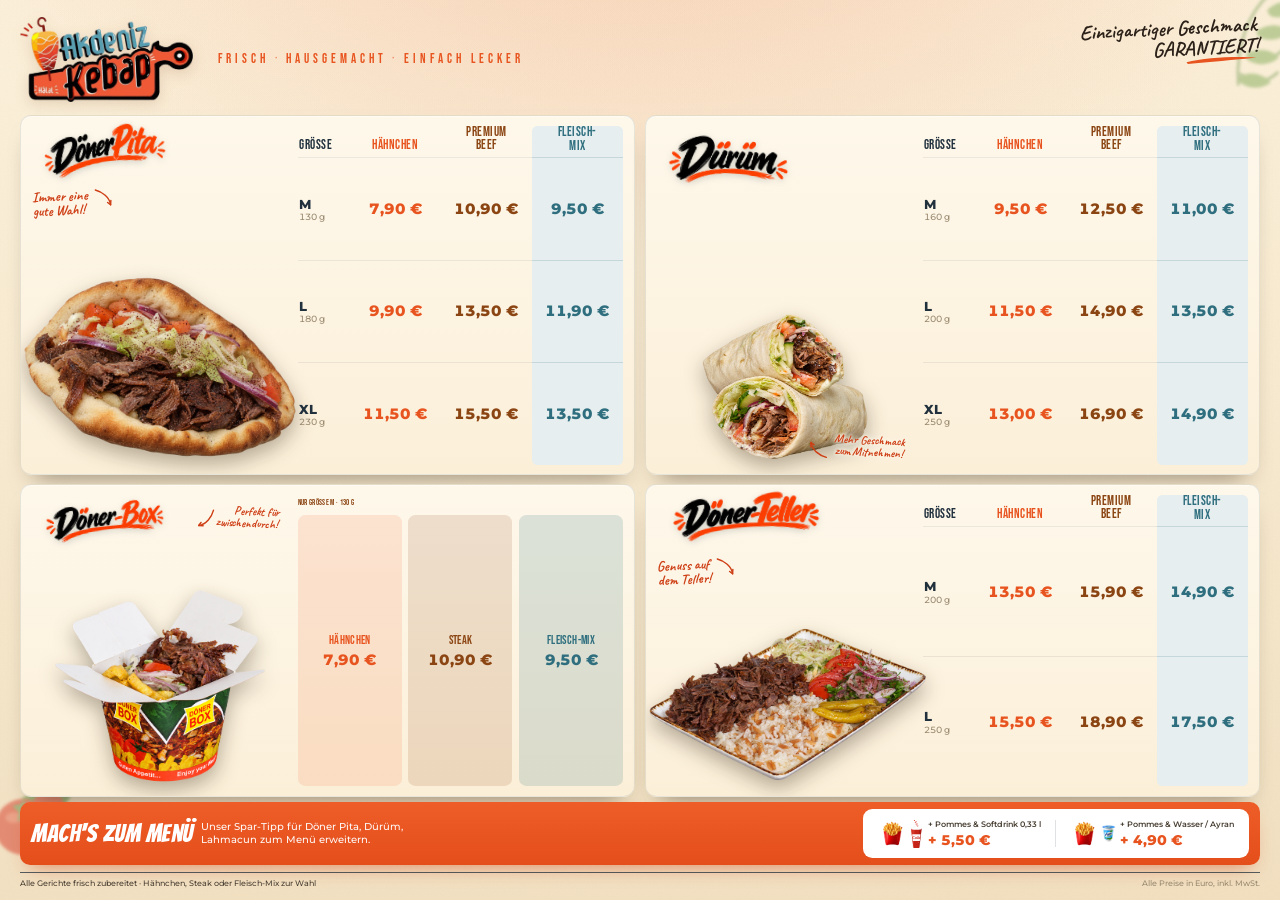
<file: index.html>
<!doctype html>
<html lang="de">
<head>
<meta charset="utf-8">
<meta name="viewport" content="width=device-width, initial-scale=1">
<title>Akdeniz Kebap — Speisekarte 1</title>
<link rel="preconnect" href="https://fonts.googleapis.com">
<link rel="preconnect" href="https://fonts.gstatic.com" crossorigin>
<link rel="stylesheet" href="menu.css">
<script src="https://identity.netlify.com/v1/netlify-identity-widget.js"></script>
</head>
<body data-page="seite1">
<div class="stage">
  <div class="board" id="board"></div>
</div>
<script src="menu.js"></script>
<script>
  if (window.netlifyIdentity) {
    window.netlifyIdentity.on("init", function (user) {
      if (!user) {
        window.netlifyIdentity.on("login", function () {
          document.location.href = "/admin/";
        });
      }
    });
  }
</script>
</body>
</html>
</file>
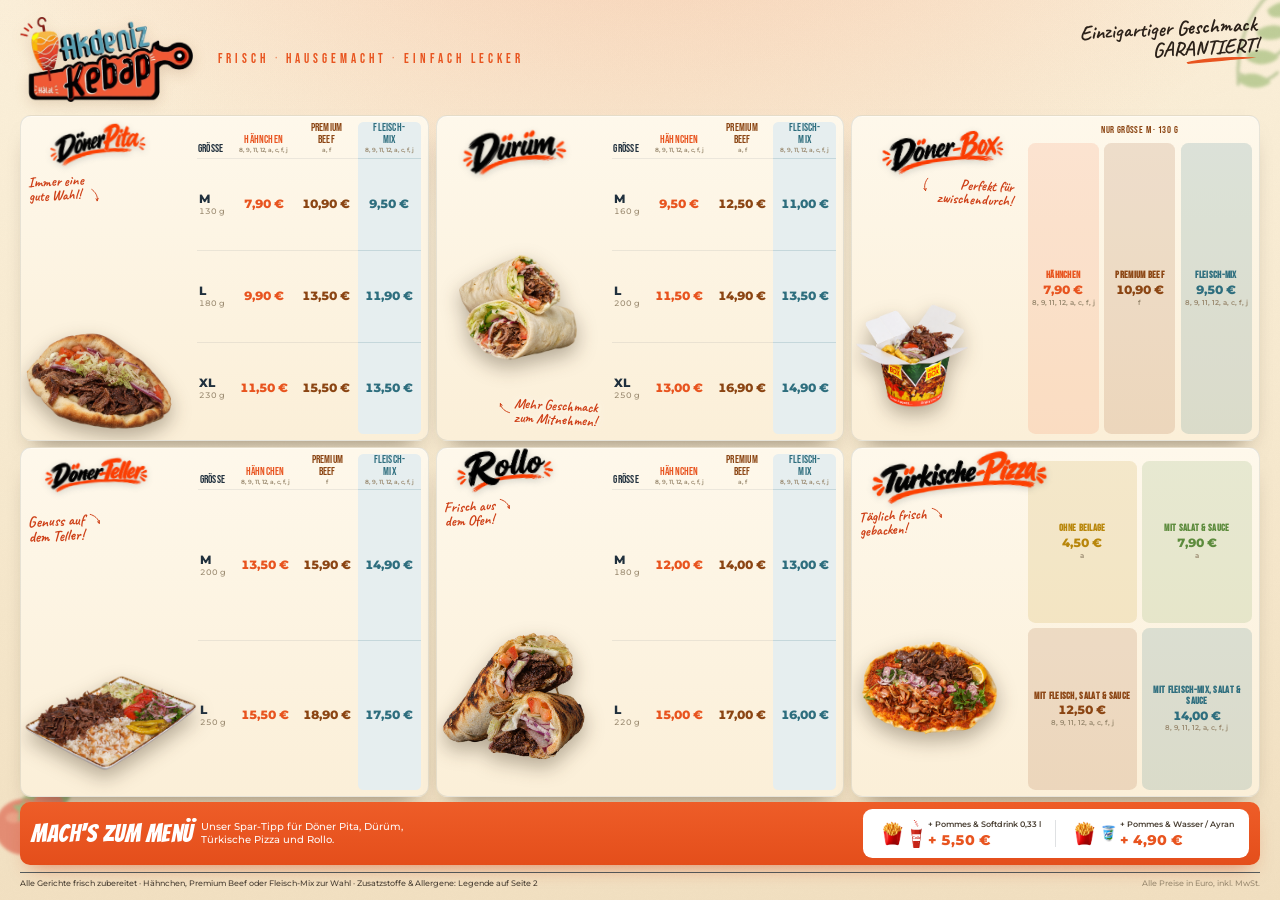
<file: findorff/index.html>
<!doctype html>
<html lang="de">
<head>
<meta charset="utf-8">
<meta name="viewport" content="width=device-width, initial-scale=1">
<title>Akdeniz Kebap Findorff — Speisekarte 1</title>
<link rel="preconnect" href="https://fonts.googleapis.com">
<link rel="preconnect" href="https://fonts.gstatic.com" crossorigin>
<link rel="stylesheet" href="../menu.css">
</head>
<body data-page="seite1" data-source="../content/findorff.json" data-img-base="../img/" data-layout="six">
<div class="stage">
  <div class="board" id="board"></div>
</div>
<script src="../menu.js"></script>
</body>
</html>
</file>
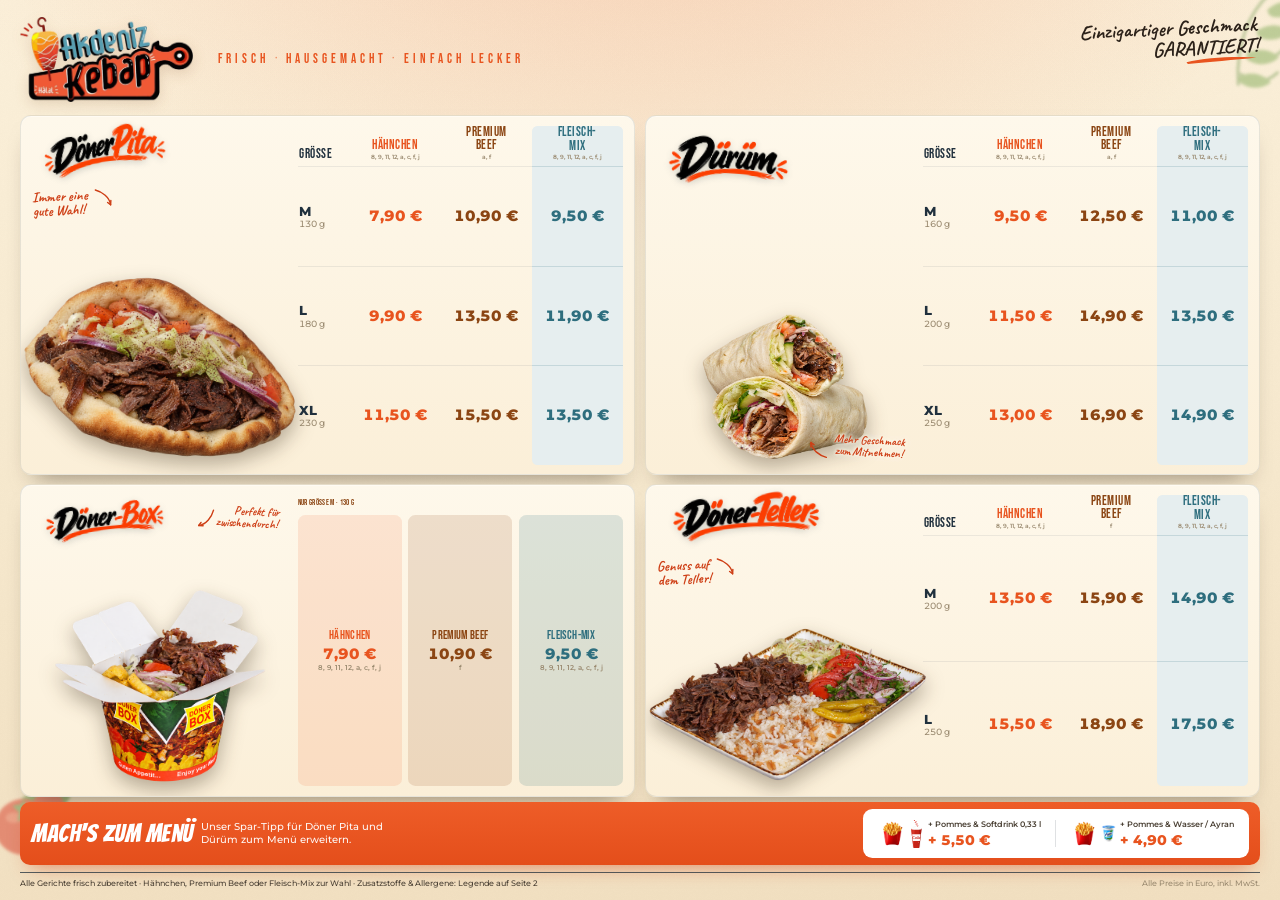
<file: stuhr/index.html>
<!doctype html>
<html lang="de">
<head>
<meta charset="utf-8">
<meta name="viewport" content="width=device-width, initial-scale=1">
<title>Akdeniz Kebap Marktkauf Stuhr — Speisekarte 1</title>
<link rel="preconnect" href="https://fonts.googleapis.com">
<link rel="preconnect" href="https://fonts.gstatic.com" crossorigin>
<link rel="stylesheet" href="../menu.css">
</head>
<body data-page="seite1" data-source="../content/stuhr.json" data-img-base="../img/">
<div class="stage">
  <div class="board" id="board"></div>
</div>
<script src="../menu.js"></script>
</body>
</html>
</file>
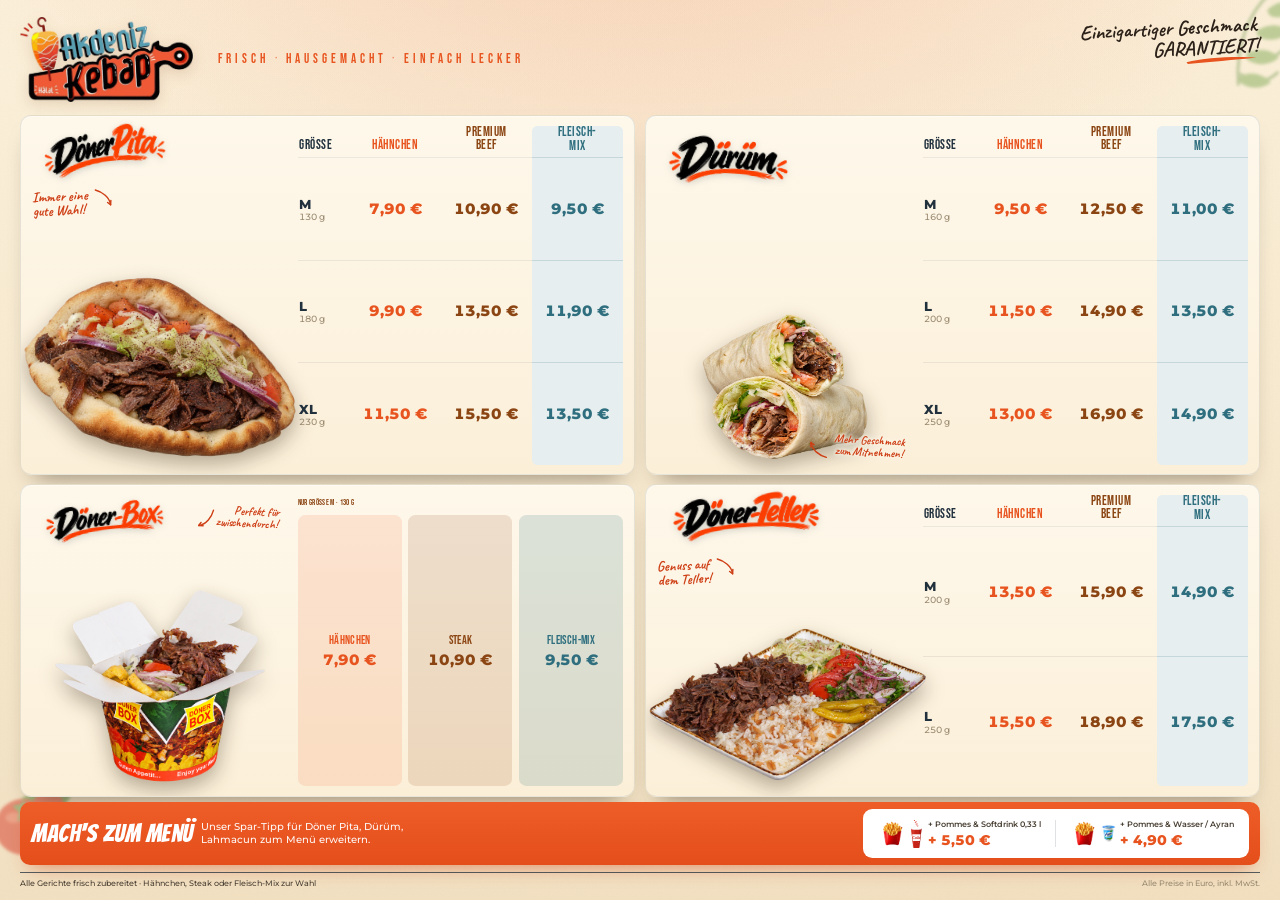
<file: seite-1.html>
<!doctype html>
<html lang="de">
<head>
<meta charset="utf-8">
<meta name="viewport" content="width=device-width, initial-scale=1">
<title>Akdeniz Kebap — Speisekarte 1</title>
<link rel="preconnect" href="https://fonts.googleapis.com">
<link rel="preconnect" href="https://fonts.gstatic.com" crossorigin>
<link rel="stylesheet" href="menu.css">
</head>
<body data-page="seite1">
<div class="stage">
  <div class="board" id="board"></div>
</div>
<script src="menu.js"></script>
</body>
</html>
</file>
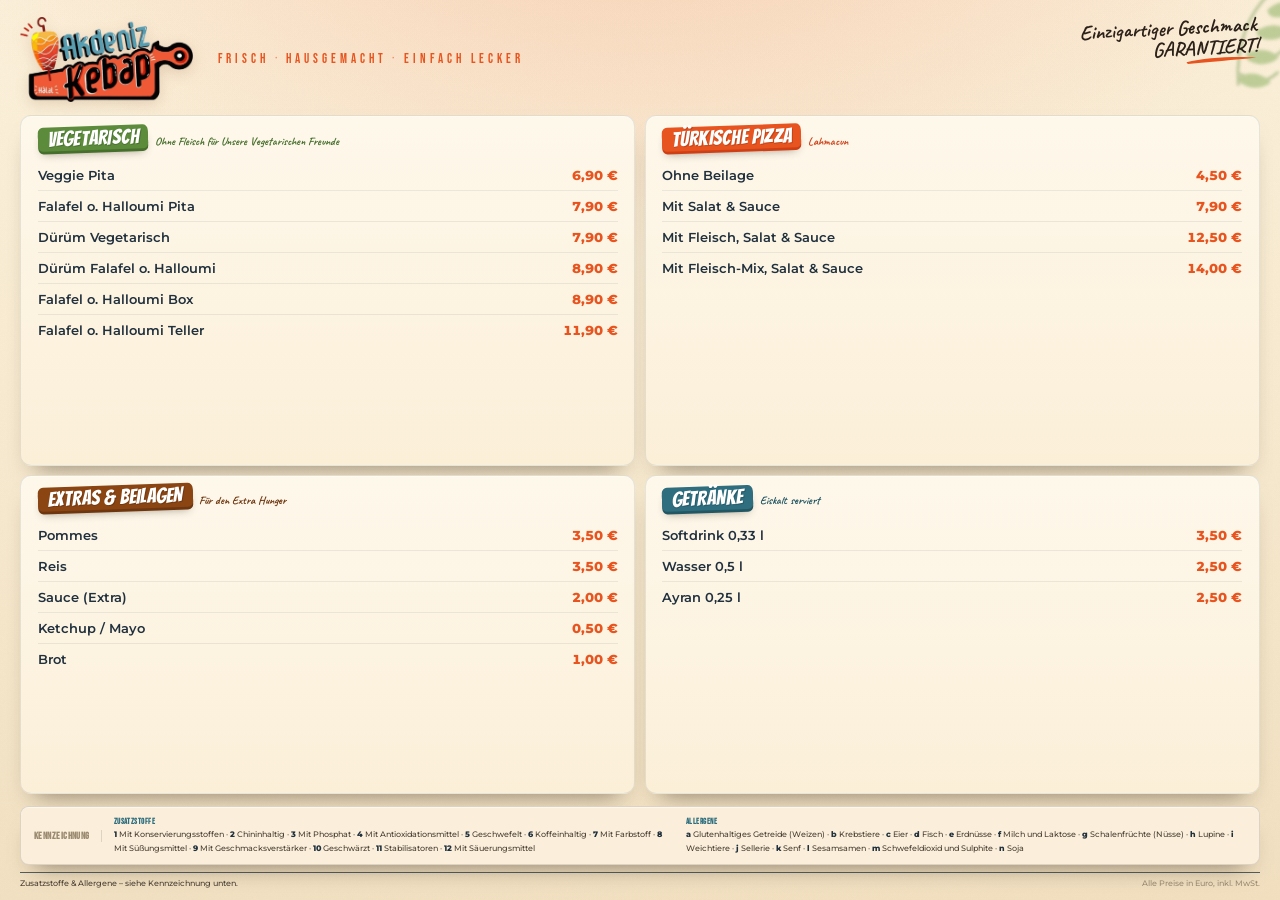
<file: seite-2.html>
<!doctype html>
<html lang="de">
<head>
<meta charset="utf-8">
<meta name="viewport" content="width=device-width, initial-scale=1">
<title>Akdeniz Kebap — Speisekarte 2</title>
<link rel="preconnect" href="https://fonts.googleapis.com">
<link rel="preconnect" href="https://fonts.gstatic.com" crossorigin>
<link rel="stylesheet" href="menu.css">
</head>
<body data-page="seite2">
<div class="stage">
  <div class="board" id="board"></div>
</div>
<script src="menu.js"></script>
</body>
</html>
</file>
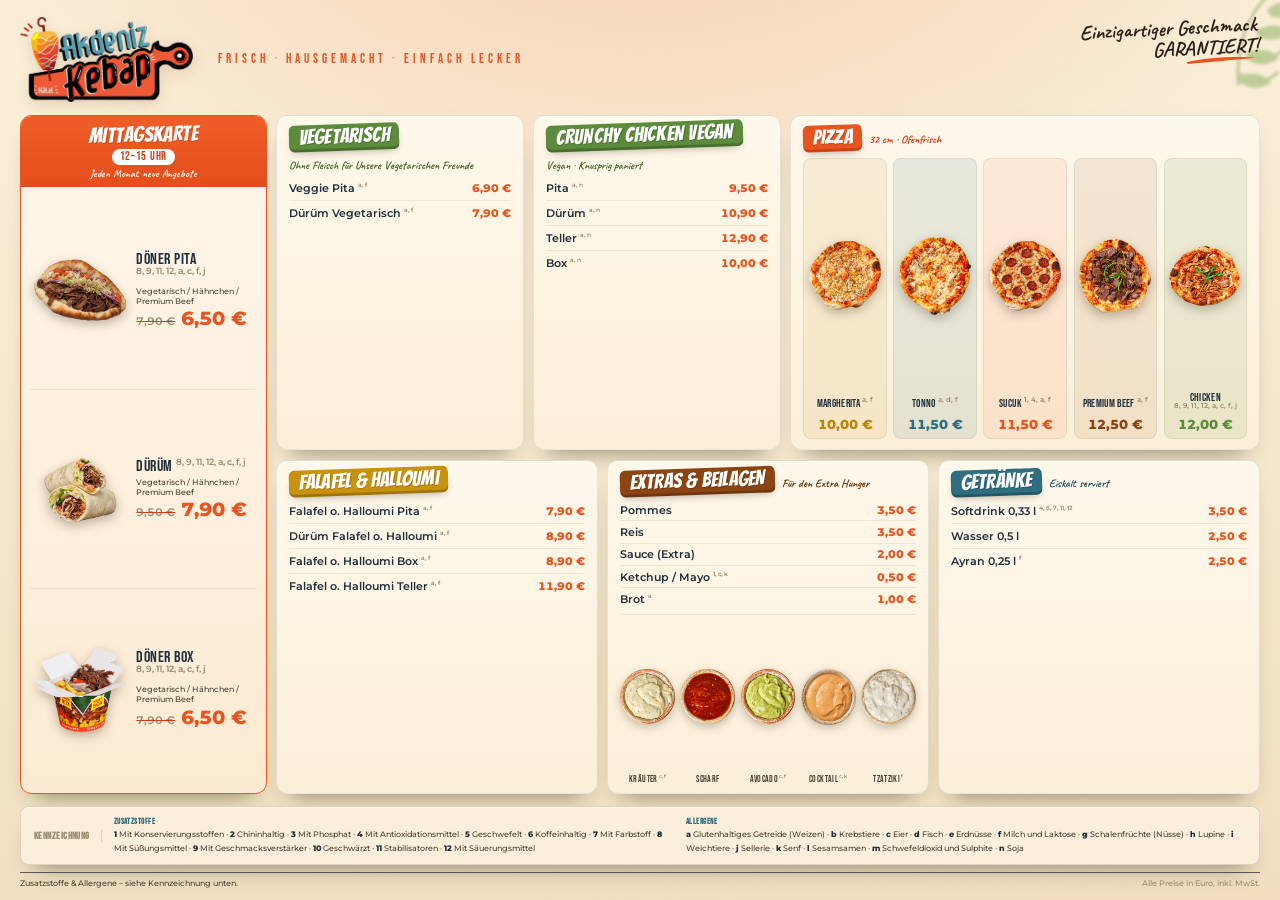
<file: findorff/seite-2.html>
<!doctype html>
<html lang="de">
<head>
<meta charset="utf-8">
<meta name="viewport" content="width=device-width, initial-scale=1">
<title>Akdeniz Kebap Findorff — Speisekarte 2</title>
<link rel="preconnect" href="https://fonts.googleapis.com">
<link rel="preconnect" href="https://fonts.gstatic.com" crossorigin>
<link rel="stylesheet" href="../menu.css">
</head>
<body data-page="seite2" data-source="../content/findorff.json" data-img-base="../img/">
<div class="stage">
  <div class="board" id="board"></div>
</div>
<script src="../menu.js"></script>
</body>
</html>
</file>
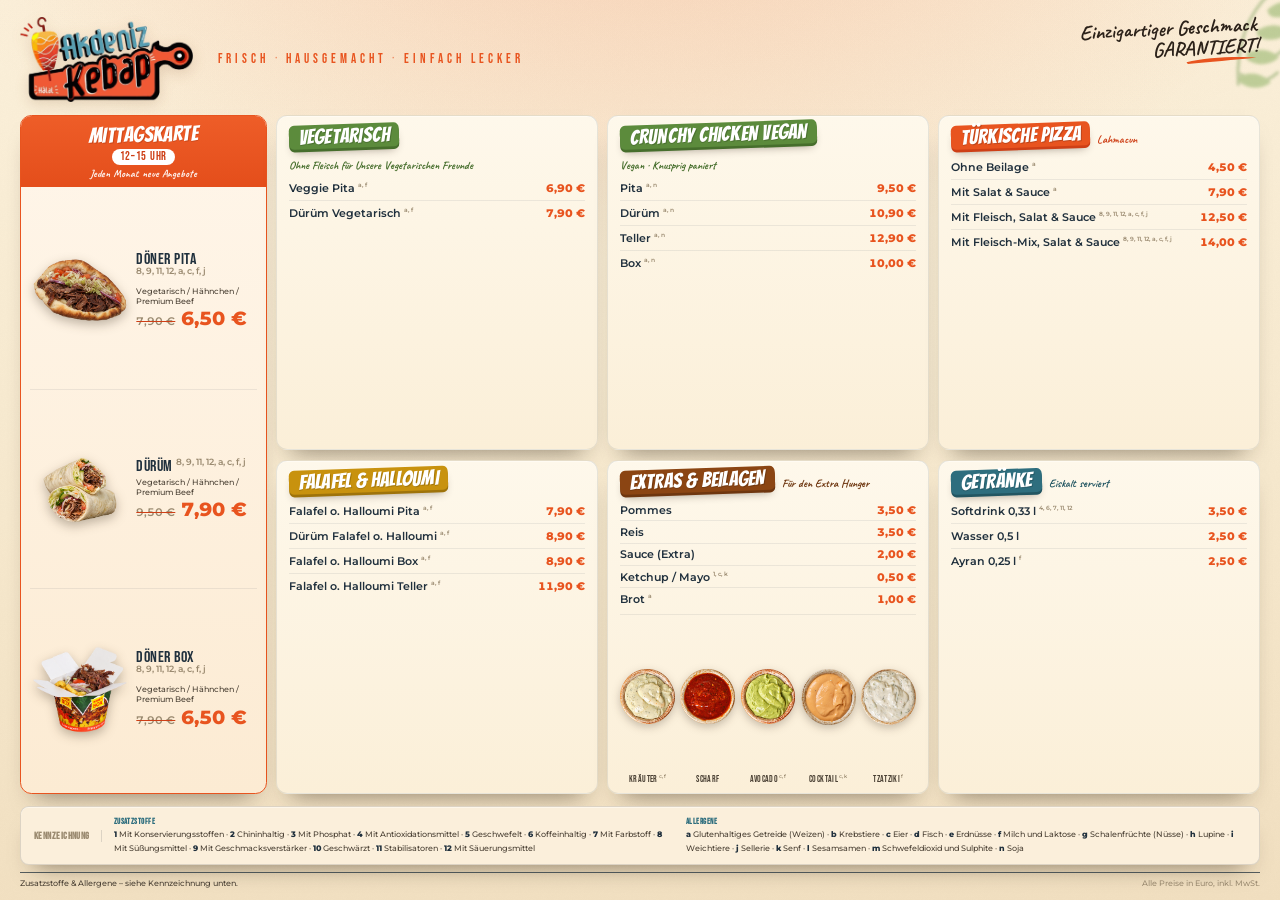
<file: stuhr/seite-2.html>
<!doctype html>
<html lang="de">
<head>
<meta charset="utf-8">
<meta name="viewport" content="width=device-width, initial-scale=1">
<title>Akdeniz Kebap Marktkauf Stuhr — Speisekarte 2</title>
<link rel="preconnect" href="https://fonts.googleapis.com">
<link rel="preconnect" href="https://fonts.gstatic.com" crossorigin>
<link rel="stylesheet" href="../menu.css">
</head>
<body data-page="seite2" data-source="../content/stuhr.json" data-img-base="../img/">
<div class="stage">
  <div class="board" id="board"></div>
</div>
<script src="../menu.js"></script>
</body>
</html>
</file>
<file: menu.css>
/* ================================================================
   Akdeniz Kebap – digitale Speisekarte (Querformat / 16:9 TV)
   Nachbau der Design-Referenz (ChatGPT-Board vom 09.09.).
   Füllt jeden Landscape-Bildschirm, skaliert komplett über rem.
   ----------------------------------------------------------------
   Schriften (zentral umstellbar, siehe :root):
     --f-display  große Karten-Titel / "Mach's zum Menü"  -> Bangers
                  Alternativen: 'Permanent Marker', 'Londrina Solid'
     --f-head     Tagline, Untertitel, Tabellenköpfe       -> Anton
                  Alternative: 'Bebas Neue'
     --f-price    ALLE Preise                              -> Montserrat 800
                  Alternative: 'Poppins', 700
     --f-body     Beschreibungen / Fließtext              -> Montserrat
                  Alternative: 'Poppins'
     --f-script   handschriftliche Notizen / Badge         -> Caveat
   ================================================================ */

@import url("https://fonts.googleapis.com/css2?family=Anton&family=Bangers&family=Bebas+Neue&family=Caveat:wght@600;700&family=Londrina+Solid:wght@400;900&family=Montserrat:wght@400;500;600;700;800&family=Permanent+Marker&family=Poppins:wght@400;500;600;700&display=swap");

:root{
  --f-display:'Bangers','Impact',system-ui,sans-serif;
  --f-head:'Bebas Neue','Anton','Arial Narrow',sans-serif;
  --f-price:'Montserrat',system-ui,sans-serif;
  --f-price-w:800;
  --f-body:'Montserrat','Segoe UI',system-ui,sans-serif;
  --f-script:'Caveat','Segoe Script',cursive;

  --cream:      #F7EAD2;
  --cream-lo:   #F2E1C3;
  --card:       #FDF6E7;
  --card-lo:    #FBEFDB;
  --ink:        #20303D;   /* dunkles Petrol-Navy für Titel */
  --ink-soft:   #4A4034;
  --flame:      #E8541F;
  --flame-deep: #CE3F16;
  --flame-light:#F7A85B;
  --teal:       #2E6E7E;
  --teal-tint:  #E6EEEF;
  --steak:      #8B4513;
  --herb:       #5C8B3C;
  --gold:       #B8860B;
  --muted:      #9A8A70;
  --line:       rgba(32,48,61,.14);
  --line-soft:  rgba(32,48,61,.08);
}

*{box-sizing:border-box;margin:0;padding:0}

/* 1rem = 1/384 der Breite bzw. 1/216 der Höhe – was kleiner ist.
   Bei exakt 16:9 (jeder 4K-/FHD-TV) sind beide gleich -> randlose Füllung. */
html{
  font-size:min(calc(100vw / 384), calc(100vh / 216));
  background:var(--cream);
}
body{width:100%;height:100%;overflow:hidden;background:var(--cream)}
.stage{position:fixed;inset:0;overflow:hidden;background:var(--cream)}

.board{
  width:100%;height:100%;
  position:relative;overflow:hidden;
  padding:5rem 6rem 3.6rem;
  display:flex;flex-direction:column;
  color:var(--ink);
  font-family:var(--f-body);
  -webkit-font-smoothing:antialiased;
  background:
    radial-gradient(120% 80% at 50% -20%, rgba(232,84,31,.09) 0%, rgba(232,84,31,0) 55%),
    linear-gradient(178deg, #FBF0DA 0%, #F6E8CD 55%, #F1DFC0 100%);
}
.board::after{                     /* feines Papierkorn */
  content:"";position:absolute;inset:0;pointer-events:none;z-index:1;
  opacity:.5;mix-blend-mode:multiply;
  background-image:url("data:image/svg+xml,%3Csvg xmlns='http://www.w3.org/2000/svg' width='200' height='200'%3E%3Cfilter id='n'%3E%3CfeTurbulence type='fractalNoise' baseFrequency='0.9' numOctaves='2' stitchTiles='stitch'/%3E%3CfeColorMatrix type='saturate' values='0'/%3E%3C/filter%3E%3Crect width='100%25' height='100%25' filter='url(%23n)' opacity='0.04'/%3E%3C/svg%3E");
}
.board > *{position:relative;z-index:3}

/* ---------- Deko: Blätter oben rechts, Tomaten unten links ---------- */
.deco{position:absolute;z-index:2;pointer-events:none;filter:blur(.6px)}
.deco svg{display:block;width:100%;height:100%}
.deco{filter:blur(1.4px)}
.deco-leaves{top:-5rem;right:-5rem;width:40rem;height:40rem;opacity:.42;transform:rotate(8deg)}
.deco-tomato{left:-5rem;bottom:12rem;width:44rem;height:40rem;opacity:.5}
/* Seite 2: Kennzeichnung-Kachel sitzt genau in der Zone, in der die Tomaten-
   Deko sonst hervorlugt und die runden Ecken der Karten optisch stört ->
   auf Seite 2 ausgeblendet. */
body[data-page="seite2"] .deco-tomato{display:none}

/* ---------- Kopfzeile (auf Creme, kein dunkler Balken) ---------- */
.masthead{
  flex:none;
  display:flex;align-items:flex-start;justify-content:space-between;gap:5rem;
  padding-bottom:2.4rem;
}
.brand{flex:none}
.brand .logo{width:52rem;height:auto;display:block;filter:drop-shadow(0 1.2rem 2rem rgba(120,60,20,.16))}

.tagline{
  flex:1;align-self:center;
  font-family:var(--f-head);
  font-size:4rem;letter-spacing:.3em;text-transform:uppercase;
  color:var(--flame);white-space:nowrap;
  padding-left:2.5rem;
}
.tagline i{font-style:normal;color:var(--flame);opacity:.6;margin:0 1.6rem}

.badge{
  flex:none;position:relative;
  font-family:var(--f-script);font-weight:700;
  font-size:6.2rem;line-height:.98;text-align:right;
  color:#2B2119;transform:rotate(-3deg);
  padding:.4rem 1rem 2rem 0;
}
.badge-underline{position:absolute;right:1rem;bottom:-.2rem;width:22rem;height:2.4rem;color:var(--flame)}
.badge-underline svg{display:block;width:100%;height:100%}

/* ================================================================
   KARTEN-RASTER
   ================================================================ */
.grid{
  flex:1;min-height:0;
  display:flex;flex-wrap:wrap;gap:2.8rem;
  align-content:stretch;justify-content:center;
  padding:1.6rem 0;
}
.grid > .card{flex:1 1 calc(50% - 1.4rem);min-width:0}
.board{justify-content:flex-start}

.card{
  position:relative;
  background:linear-gradient(180deg,#FEF8EB,#FBEFD8);
  border:.15rem solid rgba(32,48,61,.1);
  border-radius:3.4rem;
  box-shadow:inset 0 .15rem 0 rgba(255,255,255,.8), 0 4.4rem 7rem -4.4rem rgba(40,30,15,.55);
  display:flex;flex-direction:column;
  overflow:hidden;
}

/* ---------- Foto-Karte (Seite 1): Bild LINKS, Preise RECHTS ---------- */
.card--photo{
  flex-direction:row;align-items:stretch;gap:3rem;
  padding:2.8rem 3.4rem;
}
.card-main{
  flex:1 1 44%;min-width:0;
  display:flex;flex-direction:column;position:relative;
}
.card-head{position:relative;z-index:5;flex:none}

.card-title{
  font-family:var(--f-display);font-weight:400;
  font-size:6rem;line-height:.86;letter-spacing:.012em;
  color:var(--ink);text-transform:uppercase;
  transform:rotate(-1.4deg);transform-origin:left;
  text-shadow:.2rem .3rem 0 rgba(32,48,61,.09);
}
.card-sub{
  margin-top:1rem;
  font-family:var(--f-head);
  font-size:2.3rem;letter-spacing:.045em;text-transform:uppercase;
  color:var(--ink-soft);
}
/* Bild-Überschrift (ersetzt .card-title + .card-sub, wenn c.titleImage gesetzt ist).
   Liegt als Badge ABSOLUT über dem Produktfoto (card-head--image fällt aus dem Fluss,
   card-media bekommt dadurch die volle Höhe). */
.card-head--image{
  position:absolute;z-index:8;top:-.4rem;left:3.2rem;right:auto;
  pointer-events:none;
}
.card-title-img{display:block;height:18.5rem;width:auto;max-width:none;object-fit:contain;object-position:left center;transform:rotate(-6deg);transform-origin:left center;
  filter:drop-shadow(0 .6rem 1rem rgba(32,48,61,.22));
}
/* leichte, unterschiedliche Schräglage je Karte für einen verspielteren, weniger statischen Look */
.card:nth-child(2) .card-title-img{transform:rotate(4deg)}
.card:nth-child(3) .card-title-img{transform:rotate(-6deg)}
.card:nth-child(4) .card-title-img{transform:rotate(-4deg)}
/* Teller-Badge etwas weiter nach rechts/oben als die übrigen Karten */
.card:nth-child(4) .card-head--image{top:-1.6rem;left:4.6rem}

.card-media{
  flex:1 1 auto;min-height:0;
  position:relative;z-index:3;
  margin:-1rem -3rem -1rem -3rem;
  pointer-events:none;
}
.card--list .card-media{display:none}

.food{
  position:absolute;left:50%;bottom:2%;z-index:2;
  width:82%;height:82%;
  transform:translateX(-50%);
  object-fit:contain;object-position:center bottom;
  filter:drop-shadow(0 2.6rem 3rem rgba(40,25,10,.34));
}
/* Döner Pita und Teller wirken im Foto kleiner als Dürüm/Box -> etwas größer skalieren */
.card:nth-child(1) .food{width:106%;height:106%}
.card:nth-child(4) .food{width:104%;height:104%}

/* ---------- handschriftliche Notiz + Pfeil ---------- */
/* Default (Döner, Teller): unter dem Titel, linksbündig im Textfluss */
.card-note{
  position:relative;z-index:6;flex:none;
  display:flex;align-items:flex-start;gap:.4rem;
  margin-top:1.2rem;
  color:var(--flame-deep);
}
.note-text{
  font-family:var(--f-script);font-weight:700;
  font-size:3.6rem;line-height:1;white-space:nowrap;
  transform:rotate(-3deg);
}
.note-arrow{width:7.4rem;height:6.1rem;margin:.6rem 0 0 .2rem;flex:none;transform:rotate(25deg)}
.card:nth-child(1) .note-text,
.card:nth-child(4) .note-text{font-size:4.3rem}
/* Karten mit Bild-Überschrift: Badge liegt absolut über dem Bild, Notiz muss darunter starten */
.card-head--image + .card-note{margin-top:19rem}

/* Dürüm: unten rechts über dem Bild, Pfeil nach oben links */
.card:nth-child(2) .card-note{
  position:absolute;left:auto;right:2.6rem;bottom:2rem;top:auto;margin-top:0;
  flex-direction:row-reverse;
}
.card:nth-child(2) .note-text{
  text-align:right;transform:rotate(3deg);
  text-shadow:0 0 1rem var(--card),0 0 1rem var(--card),0 0 2.4rem var(--card),0 0 2.4rem var(--card);
}
.card:nth-child(2) .note-arrow{margin:.6rem .2rem 0 0;transform:rotate(205deg)}

/* Box: oben rechts über dem Bild, Pfeil nach unten links */
.card:nth-child(3) .card-note{
  position:absolute;left:auto;right:2.6rem;top:3.2rem;margin-top:0;
  flex-direction:row-reverse;
}
.card:nth-child(3) .note-text{
  text-align:right;transform:rotate(3deg);
  text-shadow:0 0 1rem var(--card),0 0 1rem var(--card),0 0 2.4rem var(--card),0 0 2.4rem var(--card);
}
.card:nth-child(3) .note-arrow{margin:.6rem .2rem 0 0;transform:rotate(115deg)}

/* Teller: Position bleibt (oben links im Fluss), Pfeil nach unten rechts */
.card:nth-child(4) .note-arrow{transform:rotate(25deg)}

/* ---------- Preis-Matrix (rechte Spalte) ---------- */
.card--photo > .matrix,
.card--photo > .card-prices{flex:1 1 56%;min-width:0;align-self:stretch}
.card-prices{display:flex;flex-direction:column}
/* Preis-Spalten ziehen über die volle Kartenhöhe (Tabelle füllt die Karte,
   die Zeilen teilen sich die Höhe, der Mix-Balken läuft von oben bis unten) */
.matrix{
  width:100%;height:100%;border-collapse:separate;border-spacing:0;table-layout:fixed;
  position:relative;z-index:4;
}
.matrix th{
  font-family:var(--f-head);font-weight:400;
  font-size:3.8rem;letter-spacing:.04em;text-transform:uppercase;
  color:var(--muted);padding:0 1rem 1.6rem;text-align:center;
  line-height:1.04;vertical-align:bottom;white-space:nowrap;
}
/* Größen-Spalte schmal (Grammzahl steht unter M/L/XL), damit die drei
   Preis-Spalten genug Breite haben und sich nicht überschneiden */
.matrix th.c-size{text-align:left;padding-left:.4rem;width:16%;color:var(--ink)}
.matrix th:not(.c-size){width:28%}
.matrix th.haehnchen{color:var(--flame)}
.matrix th.steak{color:var(--steak)}
.matrix td{
  padding:3.2rem 1rem;border-top:.2rem solid var(--line-soft);
  font-family:var(--f-price);font-weight:var(--f-price-w);
  font-size:4.4rem;font-variant-numeric:tabular-nums;
  color:var(--flame);text-align:center;line-height:1;white-space:nowrap;
}
.matrix td.steak{color:var(--steak)}
.matrix td.c-size{
  text-align:left;padding-left:.4rem;
  font-family:var(--f-body);color:var(--ink);
}
.matrix td.c-size b{font-weight:800;font-size:3.9rem}
.matrix td.c-size small{display:block;margin-top:.5rem;font-size:2.6rem;font-weight:500;color:var(--muted);line-height:1}

/* Empfehlungs-Spalte "Fleisch-Mix" – getöntes Feld mit runden Ecken */
.matrix .mix{background:var(--teal-tint);color:var(--teal)}
.matrix thead .mix{border-radius:1.6rem 1.6rem 0 0;padding-bottom:1.4rem}
.matrix tbody .mix{border-top:.2rem solid rgba(46,110,126,.18)}
.matrix tbody tr:last-child .mix{border-radius:0 0 1.6rem 1.6rem}

/* ---------- Box-Karte: Portions-Hinweis + 3 Preis-Kacheln ---------- */
.portion{
  flex:none;margin-top:1rem;
  font-family:var(--f-head);font-size:2.5rem;letter-spacing:.04em;
  text-transform:uppercase;color:var(--steak);
}
/* Kacheln füllen (wie die Preis-Tabelle) die restliche Kartenhöhe */
.tiles{flex:1 1 auto;display:grid;grid-template-columns:repeat(3,1fr);grid-auto-rows:1fr;gap:2rem;margin-top:2.4rem}
.tile{
  display:flex;flex-direction:column;justify-content:center;
  background:var(--teal-tint);border-radius:2.2rem;
  padding:5.4rem 1rem 5rem;text-align:center;
}
.tile.is-mix{background:rgba(46,110,126,.16)}
.tile.haehnchen{background:rgba(232,84,31,.12)}
.tile.steak{background:rgba(139,69,19,.14)}
.tile.salad{background:rgba(92,139,60,.14)}
.tile.plain{background:rgba(184,134,11,.14)}
.tile .t-label{
  font-family:var(--f-head);font-size:3.6rem;letter-spacing:.03em;
  text-transform:uppercase;color:var(--muted);line-height:1.05;
}
.tile.is-mix .t-label{color:var(--teal)}
.tile.haehnchen .t-label{color:var(--flame)}
.tile.steak .t-label{color:var(--steak)}
.tile.salad .t-label{color:var(--herb)}
.tile.plain .t-label{color:var(--gold)}
.tile .t-price{
  margin-top:1.4rem;
  font-family:var(--f-price);font-weight:var(--f-price-w);
  font-size:4.4rem;font-variant-numeric:tabular-nums;color:var(--flame);line-height:1;
}
.tile.is-mix .t-price{color:var(--teal)}
.tile.steak .t-price{color:var(--steak)}
.tile.salad .t-price{color:var(--herb)}
.tile.plain .t-price{color:var(--gold)}

/* Kacheln ohne Foto, volle Kartenbreite (z.B. normale Pizza auf Seite 2):
   flexibles Umbruch-Raster statt starrer 3-Spalten, letzte (ungerade) Reihe
   bleibt dadurch zentriert statt mit Lücke am Rand. */
.card--tiles-only .tiles{
  flex:none;
  display:flex;flex-wrap:wrap;justify-content:center;
  grid-template-columns:none;
}
.card--tiles-only .tile{flex:1 1 28%;min-width:17rem}

/* ================================================================
   KOMPAKTE 6-KARTEN-VARIANTE (Findorff Seite 1: 3 Spalten statt 2)
   ================================================================ */
body[data-layout="six"] .grid{gap:2rem}
body[data-layout="six"] .grid > .card{flex:1 1 calc(33.333% - 1.34rem)}
/* Struktur wie Stuhr: Bild+Titel links, Preistabelle rechts (Reihe statt Stapel) -
   nur schmaler skaliert für 3 statt 2 Spalten, Bild zusätzlich linksbündig statt zentriert. */
body[data-layout="six"] .card--photo{padding:1.8rem 2.2rem;gap:1.8rem}
body[data-layout="six"] .card-main{flex:1 1 42%}
body[data-layout="six"] .card-title{font-size:4.2rem}
body[data-layout="six"] .card-sub{font-size:1.6rem;margin-top:.6rem}
body[data-layout="six"] .card-title-img{height:13rem}
body[data-layout="six"] .card-head--image + .card-note{margin-top:13.5rem}
body[data-layout="six"] .card-note{margin-top:.8rem}
body[data-layout="six"] .note-text{font-size:2.2rem}
body[data-layout="six"] .note-arrow{width:4.4rem;height:3.6rem;margin-top:.3rem}
body[data-layout="six"] .card-media{margin:-1rem -2.2rem -1rem -2.2rem}
body[data-layout="six"] .food{
  left:0;right:auto;
  transform:none;
  object-position:left bottom;
}
/* Döner Teller: Titel-Badge Referenzposition */
body[data-layout="six"] .card:nth-child(4) .card-head--image{top:.6rem;left:4.6rem}
/* Döner Pita: Titel etwas weiter rechts + größer; Pfeil ans Ende der Notiz
   ("...Wahl!"), zeigt nach unten auf das Foto */
body[data-layout="six"] .card:nth-child(1) .card-head--image{top:.6rem;left:6.2rem}
body[data-layout="six"] .card:nth-child(1) .card-title-img{height:14.5rem}
body[data-layout="six"] .card:nth-child(1) .card-note{align-items:flex-end;margin-top:15.5rem}
body[data-layout="six"] .card:nth-child(1) .note-arrow{transform:rotate(45deg)}
body[data-layout="six"] .card:nth-child(1) .food{width:88%;height:88%}
/* Dürüm: Foto etwas größer + höher, damit es den Pfeil der Notiz nicht mehr überlappt */
body[data-layout="six"] .card:nth-child(2) .food{width:92%;height:92%;bottom:24%}
/* Döner-Box: Pfeil gespiegelt (zeigt von oben rechts über links nach unten);
   Titel größer + weiter rechts; Portionshinweis größer */
body[data-layout="six"] .card:nth-child(3) .note-arrow{transform:scaleX(-1) rotate(60deg)}
body[data-layout="six"] .card:nth-child(3) .card-head--image{top:.6rem;left:6rem}
body[data-layout="six"] .card:nth-child(3) .card-title-img{height:19rem}
body[data-layout="six"] .card:nth-child(3) .portion{font-size:2.9rem;text-align:center}
body[data-layout="six"] .card:nth-child(3) .food{width:68%;height:68%;bottom:9%}
/* Döner-Box: Kacheln prägnanter (größer, fette Schrift) */
body[data-layout="six"] .card:nth-child(3) .tiles{gap:1.6rem;margin-top:2rem}
body[data-layout="six"] .card:nth-child(3) .tile{padding:4.4rem .8rem 4.2rem}
body[data-layout="six"] .card:nth-child(3) .tile .t-label{font-size:3rem;font-weight:700}
body[data-layout="six"] .card:nth-child(3) .tile .t-price{font-size:3.6rem}
/* Döner-Teller: Foto bleibt wie zuletzt (nicht mehr anfassen), stattdessen
   die Fußnote weiter runter + größer + Lese-Glow, da sie jetzt übers Foto läuft */
body[data-layout="six"] .card:nth-child(4) .food{bottom:8%}
body[data-layout="six"] .card:nth-child(4) .card-note{margin-top:18rem}
body[data-layout="six"] .card:nth-child(4) .note-text{
  font-size:4.6rem;
  text-shadow:0 0 1rem var(--card),0 0 1rem var(--card),0 0 2.4rem var(--card),0 0 2.4rem var(--card);
}
/* Döner-Teller: Preistabelle größer + nach oben, dabei nicht mehr mit dem
   Foto überlappen (Foto bleibt unangetastet, Tabelle bekommt mehr Abstand) */
body[data-layout="six"] .card:nth-child(4) .card-media{margin-right:-.4rem}
body[data-layout="six"] .card:nth-child(4) .matrix{margin-left:1rem}
body[data-layout="six"] .card:nth-child(4) .matrix td{font-size:3.7rem}
body[data-layout="six"] .card:nth-child(4) .matrix td.c-size b{font-size:3.7rem}
body[data-layout="six"] .card:nth-child(4) .matrix td.c-size small{font-size:2.4rem}
/* Dürüm: Fußnote etwas weiter nach rechts */
body[data-layout="six"] .card:nth-child(2) .card-note{margin-left:2.4rem}
/* Dürüm: Titelbild nach links gekippt, wirkt dadurch nach oben gerundet;
   größer + weiter nach unten/rechts */
body[data-layout="six"] .card:nth-child(2) .card-title-img{transform:rotate(-6deg);height:16rem}
body[data-layout="six"] .card:nth-child(2) .card-head--image{top:1.6rem;left:5rem}
/* Türkische Pizza: Titel-Logo ist durch die Rotation oben am Kartenrand
   abgeschnitten -> deutlich mehr Abstand nach oben */
body[data-layout="six"] .card:nth-child(6) .card-head--image{top:3rem}
body[data-layout="six"] .card:nth-child(6) .card-note{margin-top:16rem}
body[data-layout="six"] .card:nth-child(6) .card-media{margin-top:1rem}
/* Rollo: Foto etwas nach rechts und nach oben */
body[data-layout="six"] .card:nth-child(5) .food{left:1.4rem;bottom:11%}
/* Türkische Pizza: Foto nach rechts und noch weiter nach oben */
body[data-layout="six"] .card:nth-child(6) .food{left:1.4rem;bottom:22%}
/* Türkische Pizza: 4 Preis-Kacheln statt Liste, 2x2 statt 3er-Reihe, jede eigene
   Farbe, deutlich größer + fette Schrift */
body[data-layout="six"] .card:nth-child(6) .tiles{grid-template-columns:repeat(2,1fr);gap:1.6rem;margin-top:2rem}
body[data-layout="six"] .card:nth-child(6) .tile{padding:4.6rem 1rem 4.4rem}
body[data-layout="six"] .card:nth-child(6) .tile .t-label{font-size:3rem;font-weight:700}
body[data-layout="six"] .card:nth-child(6) .tile .t-price{font-size:3.6rem;font-weight:800}
/* Fußnoten bei Dürüm, Döner-Box, Rollo, Türkische Pizza auf gleiche Größe wie
   Döner Pita/Teller (4.3rem) anheben */
body[data-layout="six"] .card:nth-child(2) .note-text,
body[data-layout="six"] .card:nth-child(3) .note-text,
body[data-layout="six"] .card:nth-child(5) .note-text,
body[data-layout="six"] .card:nth-child(6) .note-text{font-size:4.3rem}
body[data-layout="six"] .card--photo > .matrix,
body[data-layout="six"] .card--photo > .card-prices{flex:1 1 58%}
body[data-layout="six"] .matrix th{font-size:3.3rem;letter-spacing:.02em;padding:0 .4rem 1.1rem}
body[data-layout="six"] .matrix td{font-size:3.7rem;padding:2rem .6rem}
body[data-layout="six"] .matrix td.c-size b{font-size:3.7rem}
body[data-layout="six"] .matrix td.c-size small{font-size:2.4rem;margin-top:.4rem}
body[data-layout="six"] .portion{font-size:1.7rem;margin-top:.6rem}
body[data-layout="six"] .tiles{gap:1.4rem;margin-top:1.6rem}
body[data-layout="six"] .tile{padding:3.6rem .8rem 3.4rem}
body[data-layout="six"] .tile .t-label{font-size:3rem}
body[data-layout="six"] .tile .t-price{font-size:3.6rem;margin-top:1rem}
body[data-layout="six"] .card--list{padding:2.6rem 2.8rem 2.4rem}
body[data-layout="six"] .card--list .card-title{font-size:4rem}
body[data-layout="six"] .card--list .card-sub{font-size:1.9rem;margin-top:.6rem}
body[data-layout="six"] .list{margin-top:1.4rem}
body[data-layout="six"] .list .item{padding:1.5rem 0}
body[data-layout="six"] .list .name,
body[data-layout="six"] .list .price{font-size:2.3rem}

/* ================================================================
   SEITE 2 – Listen-Karten
   ================================================================ */
.card--list{padding:3.6rem 5rem 3.2rem}
.card--list .card-title{font-size:7rem}
.card--list .card-sub{margin-top:1.4rem}
.list{display:flex;flex-direction:column;margin-top:2.2rem}
.list .item{
  display:flex;align-items:center;gap:2.4rem;
  padding:2.1rem 0;border-top:.2rem solid var(--line-soft);
}
.list .item:first-child{border-top:0}
.list .name{
  font-family:var(--f-body);font-size:3.9rem;font-weight:600;color:var(--ink);
  flex:1 1 auto;min-width:0;
}
/* Mini-Bild (optional, pro Position im CMS setzbar) */
.list .thumb{flex:none;width:7rem;height:5.6rem;object-fit:contain;margin-right:-.6rem;
  filter:drop-shadow(0 .6rem .8rem rgba(40,25,10,.22))}
.list .price{
  font-family:var(--f-price);font-weight:var(--f-price-w);
  font-size:3.9rem;font-variant-numeric:tabular-nums;
  color:var(--flame);white-space:nowrap;
}

/* ---------- Seite 2: Überschrift als farbiger Sticker, Untertitel handschriftlich ---------- */
[data-tone="orange"]{--tone:var(--flame);--tone-deep:var(--flame-deep)}
[data-tone="gruen"]{--tone:var(--herb);--tone-deep:#466E2C}
[data-tone="gold"]{--tone:#C8920E;--tone-deep:#9E730A}
[data-tone="braun"]{--tone:var(--steak);--tone-deep:#6E360F}
[data-tone="petrol"]{--tone:var(--teal);--tone-deep:#225662}
body[data-page="seite2"] .grid .card-head{display:flex;align-items:center;gap:2rem;flex-wrap:wrap}
body[data-page="seite2"] .grid .card .card-title{
  display:inline-block;font-size:6.2rem;
  background:var(--tone,var(--flame));color:#fff;
  padding:1.2rem 2.8rem .8rem;border-radius:1.6rem;transform:rotate(-2deg);
  text-shadow:.2rem .3rem 0 rgba(0,0,0,.18);
  box-shadow:0 .8rem 0 var(--tone-deep,var(--flame-deep)),0 2rem 3rem -1.4rem rgba(40,25,10,.45);
}
body[data-page="seite2"] .grid .card .card-sub{
  margin-top:0;
  font-family:var(--f-script);font-weight:700;text-transform:none;letter-spacing:0;
  font-size:3.4rem;color:var(--tone-deep,var(--flame-deep));
}

/* ---------- Seite 2 mit Produkt-Raster: Karten in zwei Reihen ---------- */
.grid--rows{flex-direction:column;flex-wrap:nowrap;align-content:normal}
.grid-row{flex:1 1 0;min-height:0;display:flex;gap:2.8rem}
.grid-row > .card{flex:1 1 0;min-width:0}
.grid--rows .card--list{padding:3rem 3.6rem 2.6rem}
.grid--rows .card--list .card-title{font-size:6rem}
.grid--rows .list{margin-top:1.2rem}
.grid--rows .list .item{padding:1.5rem 0}
.grid--rows .list .name,
.grid--rows .list .price{font-size:3.4rem}

/* ---------- Produkt-Raster (Bild über jedem Produkt, keine Punkte-Linie) ---------- */
.card--gallery{padding:3rem 3.6rem 3rem}
.card--gallery .card-title{font-size:6rem}
.gallery{
  flex:1 1 auto;min-height:0;
  display:grid;grid-auto-flow:column;grid-auto-columns:1fr;gap:2rem;
  margin-top:2rem;
}
.g-item{
  display:flex;flex-direction:column;align-items:center;min-width:0;min-height:0;
  background:var(--card-lo);border:.15rem solid var(--line-soft);border-radius:2.4rem;
  padding:1.6rem 1.4rem 2rem;text-align:center;
}
.g-media{
  flex:1 1 auto;min-height:0;width:100%;position:relative;
  display:flex;align-items:center;justify-content:center;
}
.g-img{
  position:absolute;inset:0;width:100%;height:100%;object-fit:contain;
  filter:drop-shadow(0 1.4rem 1.6rem rgba(40,25,10,.28));
}
.g-media.is-empty{border:.25rem dashed rgba(154,138,112,.35);border-radius:1.8rem;color:rgba(154,138,112,.55)}
.g-ph{width:9rem;height:9rem;max-height:70%}
.g-name{
  flex:none;margin-top:1.4rem;min-height:2.1em;
  display:flex;align-items:center;justify-content:center;
  font-family:var(--f-head);font-size:3.4rem;letter-spacing:.03em;line-height:1.05;
  text-transform:uppercase;color:var(--ink);
}
.g-price{
  flex:none;margin-top:.8rem;
  font-family:var(--f-price);font-weight:var(--f-price-w);
  font-size:3.8rem;font-variant-numeric:tabular-nums;color:var(--flame);line-height:1;white-space:nowrap;
}
/* optionale Farben wie bei den Preis-Kacheln */
.g-item.haehnchen{background:rgba(232,84,31,.08)}
.g-item.steak{background:rgba(139,69,19,.09)}
.g-item.steak .g-price{color:var(--steak)}
.g-item.is-mix{background:rgba(46,110,126,.1)}
.g-item.is-mix .g-price{color:var(--teal)}
.g-item.salad{background:rgba(92,139,60,.1)}
.g-item.salad .g-price{color:var(--herb)}
.g-item.plain{background:rgba(184,134,11,.09)}
.g-item.plain .g-price{color:var(--gold)}

/* ---------- Bilder-Reihe unter einer Liste (z.B. Soßen bei Extras & Beilagen) ---------- */
.sauces{
  flex:1 1 auto;min-height:12rem;
  display:grid;grid-auto-flow:column;grid-auto-columns:1fr;gap:1.6rem;
  margin-top:1.4rem;padding-top:1.6rem;border-top:.2rem solid var(--line-soft);
}
.sauce{display:flex;flex-direction:column;align-items:center;min-width:0;min-height:0}
.sauce-media{
  flex:1 1 auto;min-height:0;width:100%;position:relative;
  display:flex;align-items:center;justify-content:center;
}
.sauce-img{
  position:absolute;inset:0;width:100%;height:100%;object-fit:contain;
  filter:drop-shadow(0 1rem 1.2rem rgba(40,25,10,.25));
}
.sauce-media.is-empty{border:.25rem dashed rgba(154,138,112,.35);border-radius:1.6rem;color:rgba(154,138,112,.55)}
.sauce-media .g-ph{width:6rem;height:6rem}
.sauce-name{
  flex:none;margin-top:.8rem;
  font-family:var(--f-head);font-size:2.6rem;letter-spacing:.04em;line-height:1;
  text-transform:uppercase;color:var(--ink-soft);
}
/* Karte mit Soßen-Reihe: Liste etwas kompakter, damit die Bilder Platz haben */
.grid--rows .card--list:has(.sauces) .list .item{padding:1.1rem 0}

/* ---------- Seite 2: Mittagskarte – eigene Spalte rechts über beide Reihen ---------- */
.grid-wrap{flex:1;min-height:0;display:flex;gap:2.8rem}
.grid-wrap > .grid{flex:1 1 0;min-width:0}
.card--lunch{
  flex:none;width:74rem;margin:1.6rem 0;
  border:.3rem solid var(--flame);
  background:linear-gradient(180deg,#FFF6EA,#FCEBD3);
}
.lunch-head{
  flex:none;position:relative;
  background:linear-gradient(180deg,#EE5D28,#E44E1B);
  color:#fff;text-align:center;
  padding:2.6rem 2.4rem 2.4rem;
}
.lunch-title{
  font-family:var(--f-display);font-weight:400;
  font-size:6.4rem;line-height:.9;letter-spacing:.02em;text-transform:uppercase;
  transform:rotate(-1.4deg);
  text-shadow:.2rem .3rem 0 rgba(120,30,5,.25);
}
.lunch-time{
  display:inline-block;margin-top:1.4rem;
  background:#fff;color:var(--flame-deep);
  border-radius:99rem;padding:.6rem 2.4rem .5rem;
  font-family:var(--f-head);font-size:3.6rem;letter-spacing:.06em;line-height:1;
}
.lunch-note{
  margin-top:1.2rem;
  font-family:var(--f-script);font-weight:700;font-size:3.2rem;line-height:1;
  color:rgba(255,255,255,.95);
}
.lunch-items{
  flex:1 1 auto;min-height:0;
  display:flex;flex-direction:column;
  padding:1rem 2.6rem 1.6rem;
}
.lunch-item{
  flex:1 1 0;min-height:0;
  display:flex;align-items:center;gap:2rem;
  padding:1.4rem 0;border-top:.2rem solid var(--line-soft);
}
.lunch-item:first-child{border-top:0}
.lunch-media{
  flex:none;align-self:stretch;width:30rem;position:relative;
  display:flex;align-items:center;justify-content:center;
}
.lunch-img{
  position:absolute;inset:0;width:100%;height:100%;object-fit:contain;
  filter:drop-shadow(0 1.4rem 1.6rem rgba(40,25,10,.3));
}
.lunch-media.is-empty{border:.25rem dashed rgba(154,138,112,.35);border-radius:1.8rem;color:rgba(154,138,112,.55)}
.lunch-txt{flex:1 1 auto;min-width:0;display:flex;flex-direction:column}
.lunch-name{
  font-family:var(--f-head);font-size:4.8rem;letter-spacing:.03em;line-height:1;
  text-transform:uppercase;color:var(--ink);
}
.lunch-desc{
  margin-top:.6rem;
  font-family:var(--f-body);font-size:2.5rem;font-weight:500;line-height:1.2;color:var(--ink-soft);
}
.lunch-prices{display:flex;align-items:baseline;flex-wrap:wrap;gap:0 1.6rem;margin-top:1rem}
.lunch-old{
  font-family:var(--f-price);font-weight:600;
  font-size:3.2rem;font-variant-numeric:tabular-nums;color:var(--muted);
  text-decoration-color:var(--flame-deep);text-decoration-thickness:.3rem;
  white-space:nowrap;
}
.lunch-price{
  font-family:var(--f-price);font-weight:var(--f-price-w);
  font-size:5.8rem;font-variant-numeric:tabular-nums;color:var(--flame);line-height:1;
  white-space:nowrap;
}

/* ================================================================
   "MACH'S ZUM MENÜ" – orange Balken, jetzt UNTEN
   ================================================================ */
.menu-cta{
  flex:none;
  position:relative;overflow:hidden;
  background:linear-gradient(180deg,#EE5D28,#E44E1B);
  border-radius:3rem;
  padding:2.2rem 3.4rem;
  display:flex;align-items:center;justify-content:space-between;gap:4rem;
  color:#fff;
  box-shadow:0 3rem 6rem -3rem rgba(206,63,22,.6);
}
.menu-cta > *{position:relative;z-index:2}

.cta-text{display:flex;align-items:center;gap:2.6rem;text-align:left}
.cta-title{
  flex:none;
  font-family:var(--f-display);font-weight:400;
  font-size:7.4rem;line-height:1;letter-spacing:.02em;
}
.cta-sub{
  max-width:62rem;
  font-family:var(--f-body);font-size:3.1rem;font-weight:500;
  color:rgba(255,255,255,.95);line-height:1.25;
}

.cta-offers{
  flex:none;display:flex;align-items:stretch;gap:0;
  background:#fff;border-radius:2.8rem;
  padding:2.2rem 3rem;
}
.cta-div{width:.2rem;background:var(--line);margin:1rem 2.8rem}
.offer{display:flex;align-items:center;gap:1.2rem;padding:.6rem 1.4rem}
.offer-icon{width:auto;height:8.4rem;object-fit:contain;flex:none}
.offer-icon--fries{margin-right:-.4rem}
.offer-icon--drink{width:4.4rem;height:8.4rem}
.offer-txt{display:flex;flex-direction:column;gap:.6rem}
.offer-label{
  font-family:var(--f-body);font-size:2.4rem;font-weight:600;
  color:var(--ink-soft);white-space:nowrap;
}
.offer-price{
  font-family:var(--f-price);font-weight:var(--f-price-w);
  font-size:4.2rem;color:var(--flame);font-variant-numeric:tabular-nums;
  white-space:nowrap;
}

/* ---------- Seite 2: Zusatzstoffe & Allergene (eigene Kachel unter den Karten) ---------- */
.card--info{
  flex:none;
  flex-direction:row;align-items:flex-start;gap:3.4rem;
  margin-top:2rem;padding:2.8rem 3.8rem;
  background:var(--card-lo);
  border:.15rem solid var(--line);
  border-radius:2.6rem;
}
.info-title{
  flex:none;align-self:center;
  font-family:var(--f-head);font-size:2.9rem;letter-spacing:.05em;text-transform:uppercase;
  color:var(--muted);white-space:nowrap;
  border-right:.15rem solid var(--line);padding-right:3.4rem;
}
.info-cols{flex:1;display:flex;gap:3.6rem;min-width:0}
.info-col{flex:1;min-width:0}
.info-col h3{
  font-family:var(--f-head);font-size:2.3rem;letter-spacing:.06em;text-transform:uppercase;
  color:var(--teal);margin-bottom:.8rem;
}
.info-col p{
  font-family:var(--f-body);font-size:2.3rem;font-weight:500;line-height:1.75;
  color:var(--ink-soft);
}
.info-col p b{color:var(--ink);font-weight:800}

/* ---------- Fußzeile ---------- */
.foot{
  flex:none;
  margin-top:2rem;padding-top:1.8rem;border-top:.3rem solid rgba(32,48,61,.75);
  display:flex;align-items:center;justify-content:space-between;gap:5rem;
  font-family:var(--f-body);font-size:2.3rem;font-weight:500;color:var(--ink-soft);
}
.foot .r{color:var(--muted);font-variant-numeric:tabular-nums;white-space:nowrap}

/* ================================================================
   ANIMATION  (reines CSS · respektiert prefers-reduced-motion)
   ================================================================ */
@media (prefers-reduced-motion: no-preference){
  .masthead,.card,.menu-cta,.foot{
    transition:opacity .8s ease, transform .8s cubic-bezier(.22,1,.32,1);
  }
  @starting-style{
    .masthead{opacity:0;transform:translateY(-2.4rem)}
    .card{opacity:0;transform:translateY(3rem)}
    .menu-cta{opacity:0;transform:translateY(3.4rem)}
    .foot{opacity:0}
  }
  .grid .card:nth-child(1){transition-delay:.12s}
  .grid .card:nth-child(2){transition-delay:.22s}
  .grid .card:nth-child(3){transition-delay:.32s}
  .grid .card:nth-child(4){transition-delay:.42s}
  .menu-cta{transition-delay:.5s}
  .foot{transition-delay:.6s}

  .card-note{transition:opacity .6s ease .7s, transform .6s cubic-bezier(.22,1,.32,1) .7s}
  @starting-style{ .card-note{opacity:0;transform:translateX(-1.4rem) scale(.9)} }

  .food{animation:food-float 7s ease-in-out infinite alternate}
  .card:nth-child(2) .food{animation-duration:8s;animation-delay:-2s}
  .card:nth-child(3) .food{animation-duration:9s;animation-delay:-4s}
  @keyframes food-float{from{transform:translateX(-50%) translateY(-.6rem) rotate(-.3deg)}to{transform:translateX(-50%) translateY(.9rem) rotate(.4deg)}}
  body[data-layout="six"] .food{animation-name:food-float-right}
  @keyframes food-float-right{from{transform:translateY(-1rem) rotate(-.6deg)}to{transform:translateY(1.4rem) rotate(.7deg)}}

  .board::before{
    content:"";position:absolute;left:-12%;right:-12%;top:-14%;height:60%;
    z-index:1;pointer-events:none;
    background:radial-gradient(58% 100% at 50% 0%, rgba(232,84,31,.14), rgba(232,84,31,0) 72%);
    animation:glow-drift 30s ease-in-out infinite alternate;
  }
  @keyframes glow-drift{from{transform:translate3d(-3%,0,0) scale(1)}to{transform:translate3d(3%,2%,0) scale(1.08)}}

  .menu-cta{animation:cta-breathe 3.8s ease-in-out 1.4s infinite}
  @keyframes cta-breathe{0%,100%{transform:scale(1)}50%{transform:scale(1.012)}}
  .menu-cta::before{
    content:"";position:absolute;inset:0;z-index:1;pointer-events:none;
    background:linear-gradient(105deg,transparent 40%,rgba(255,255,255,.4) 50%,transparent 60%);
    transform:translateX(-130%);
    animation:cta-sweep 6s ease-in-out 1.6s infinite;
  }
  @keyframes cta-sweep{0%,72%{transform:translateX(-130%)}88%,100%{transform:translateX(130%)}}

  /* Einbrennschutz: Board wandert unmerklich */
  #board{animation:burn-guard 120s ease-in-out infinite alternate}
  @keyframes burn-guard{from{translate:0 0}to{translate:3px 2px}}
}

/* ---------- Kennzeichnung pro Gericht (Zusatzstoffe/Allergene, z.B. "8, 9, a, c") ---------- */
.codes{
  font-family:var(--f-body);font-weight:600;font-size:.55em;
  letter-spacing:0;text-transform:none;color:var(--muted);
  vertical-align:super;line-height:0;white-space:nowrap;
}
/* Seite 1: Codes des ganzen Gerichts unten links in der Karte */
.card-codes{
  position:absolute;left:0;bottom:-.6rem;z-index:6;
  font-size:2.4rem;vertical-align:baseline;line-height:1.2;
}
.tile .t-codes{display:block;margin-top:.8rem;font-size:2.2rem;vertical-align:baseline;line-height:1.2}
.g-name .codes{font-size:.6em}
.matrix th .th-codes{display:block;margin-top:.5rem;font-size:1.9rem;vertical-align:baseline;line-height:1.1;white-space:normal;color:var(--muted)}
</file>
